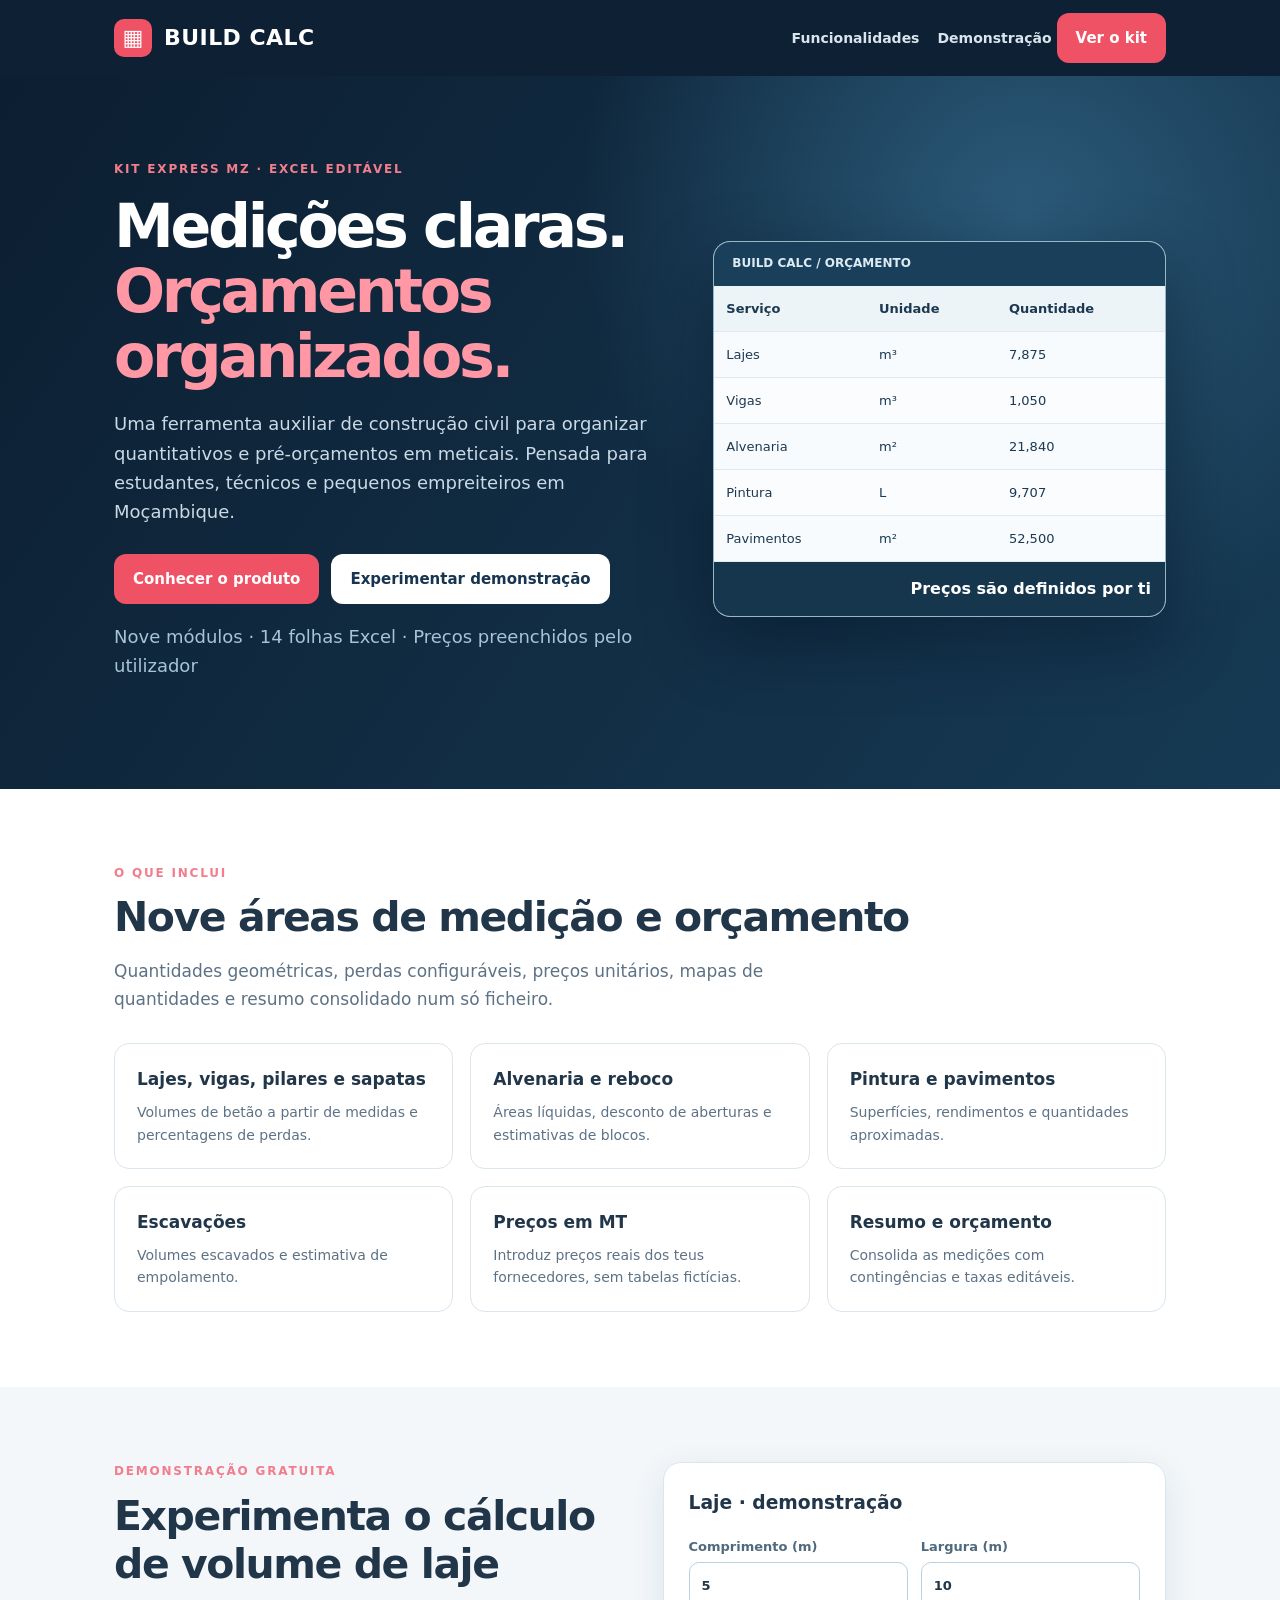
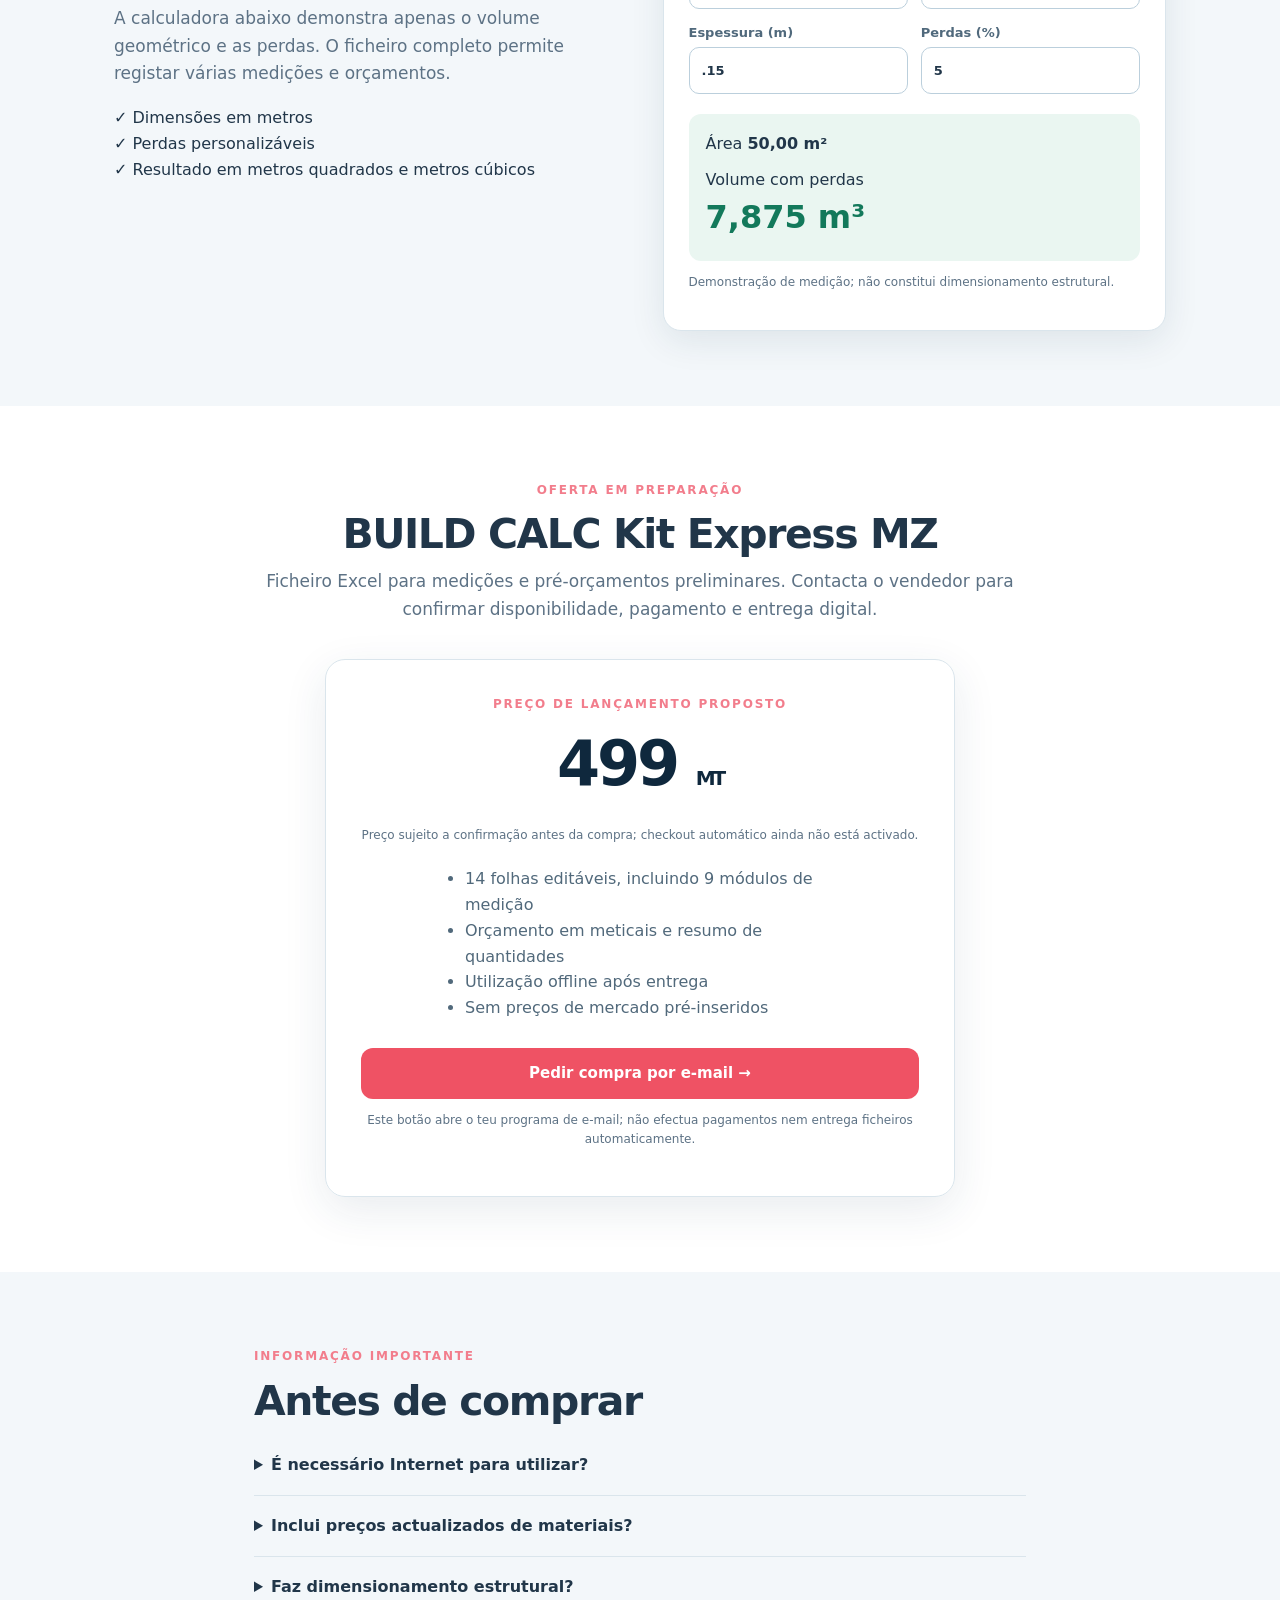
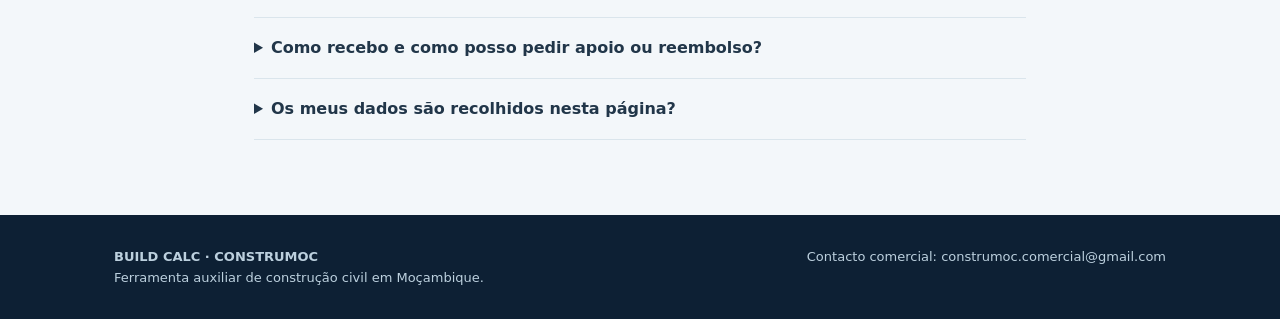
<file: index.html>
<!doctype html>
<html lang="pt-MZ">
<head>
<meta charset="UTF-8"><meta name="viewport" content="width=device-width,initial-scale=1">
<meta name="description" content="Build Calc Kit Express MZ: medições e pré-orçamentos para construção civil em Excel. Nove módulos, resumo de custos em meticais.">
<meta name="theme-color" content="#10253a"><title>BUILD CALC Kit Express MZ | CONSTRUMOC</title>
<style>
:root{--navy:#0d2034;--blue:#173d59;--red:#ef5264;--ink:#213649;--muted:#5d7285;--bg:#f3f7fa;--line:#dae5ec;--green:#13795b}*{box-sizing:border-box}
html{scroll-behavior:smooth}body{font:16px/1.62 system-ui,-apple-system,"Segoe UI",Arial,sans-serif;margin:0;color:var(--ink);background:white}a{text-decoration:none;color:inherit}.wrap{max-width:1100px;margin:auto;padding:0 24px}
header{background:var(--navy);color:#fff}.nav{min-height:76px;display:flex;align-items:center;justify-content:space-between;gap:14px}.brand{font-weight:850;font-size:22px;letter-spacing:.02em;display:flex;align-items:center;gap:12px}.brandmark{width:38px;height:38px;background:var(--red);border-radius:10px;display:grid;place-items:center}
.nav a.smallnav{font-weight:600;font-size:14px;color:#d9e5ec;margin-left:18px}.btn{display:inline-flex;align-items:center;justify-content:center;background:var(--red);color:#fff;border:0;border-radius:12px;padding:13px 19px;font-weight:750;font-size:15px;min-height:48px;cursor:pointer}.btn:hover{filter:brightness(.95)}.btn.alt{background:white;color:#173550}
.hero{background:radial-gradient(circle at 80% 20%,#2b5a79,transparent 38%),linear-gradient(125deg,#0c1e31,#163a54);color:white;padding:84px 0 90px}
.herogrid{display:grid;grid-template-columns:1.1fr .9fr;gap:46px;align-items:center}.eyebrow{font-size:12px;letter-spacing:.15em;font-weight:850;text-transform:uppercase;color:#f27d8c}
h1{font-size:clamp(37px,4.7vw,64px);letter-spacing:-.055em;line-height:1.08;margin:15px 0 20px}h1 span{color:#ff98a4}.hero p{color:#c9d9e5;font-size:18px}.actions{display:flex;flex-wrap:wrap;gap:12px;margin-top:28px}
.sheet{background:#f7fbfd;color:#1d3951;border:1px solid #95b7c8;box-shadow:0 24px 68px #020d1c6b;border-radius:17px;overflow:hidden}.sheet .top{background:#1a3f5b;color:#dceaf2;padding:12px 18px;font-size:12px;font-weight:800}.sheet table{border-collapse:collapse;width:100%;font-size:13px}.sheet th,.sheet td{padding:12px;border-bottom:1px solid #e0e9ed;text-align:left}.sheet th{background:#edf4f8}.sheet tr:nth-child(even){background:#fafcfd}.sheet .tail{background:#16364d;color:white;text-align:right;padding:14px;font-weight:800}
section{padding:75px 0}h2{font-size:clamp(28px,3.2vw,43px);line-height:1.18;letter-spacing:-.035em;margin:10px 0}.intro{color:var(--muted);max-width:760px;font-size:17px}
.cards{display:grid;grid-template-columns:repeat(3,1fr);gap:17px;margin-top:30px}.card{border:1px solid var(--line);border-radius:15px;padding:22px;background:#fff}.card b{display:block;margin-bottom:7px;font-size:17px}.card p{color:var(--muted);margin:0;font-size:14px}
.soft{background:var(--bg)}.cols{display:grid;grid-template-columns:1fr 1fr;gap:45px;align-items:start}.demo{background:#fff;border:1px solid var(--line);padding:25px;border-radius:18px;box-shadow:0 10px 35px #16344a18}.demo h3{margin:0 0 18px}.inputs{display:grid;grid-template-columns:1fr 1fr;gap:13px}label{display:grid;gap:4px;font-size:13px;font-weight:700;color:#50697c}input{padding:12px;border:1px solid #bbcfdc;border-radius:10px;width:100%;font:inherit;color:var(--ink)}.output{border-radius:12px;background:#eaf6f1;margin-top:20px;padding:17px}.output strong{display:block;font-size:32px;color:var(--green)}.fine{font-size:12px;color:var(--muted)}
.price{border:1px solid var(--line);box-shadow:0 13px 44px #1a3f5c19;border-radius:20px;padding:35px;max-width:630px;margin:35px auto 0;text-align:center}.pr{font-size:62px;font-weight:900;letter-spacing:-.05em;color:#0f283d}.pr small{font-size:20px}.price ul{text-align:left;max-width:390px;margin:20px auto 27px;padding-left:20px;color:#51697b}
details{border-bottom:1px solid var(--line);padding:17px 0}summary{font-weight:750;cursor:pointer}details p{color:var(--muted)}
footer{background:#0d2034;color:#bcd0de;padding:31px 0;font-size:13px}.foot{display:flex;justify-content:space-between;gap:16px;flex-wrap:wrap}
@media(max-width:800px){.herogrid,.cols{grid-template-columns:1fr}.cards{grid-template-columns:1fr 1fr}.hero{padding:55px 0}.nav a.smallnav{display:none}}@media(max-width:540px){.cards,.inputs{grid-template-columns:1fr}.wrap{padding:0 17px}.btn{width:100%}.price{padding:25px}.pr{font-size:54px}}
</style>
</head>
<body>
<header><div class="wrap nav"><a class="brand" href="#inicio"><span class="brandmark">▦</span>BUILD CALC</a><nav aria-label="Navegação"><a class="smallnav" href="#funcionalidades">Funcionalidades</a><a class="smallnav" href="#demonstracao">Demonstração</a> <a class="btn" href="#preco">Ver o kit</a></nav></div></header>
<main><section class="hero" id="inicio"><div class="wrap herogrid"><div><div class="eyebrow">KIT EXPRESS MZ · EXCEL EDITÁVEL</div><h1>Medições claras.<br><span>Orçamentos organizados.</span></h1><p>Uma ferramenta auxiliar de construção civil para organizar quantitativos e pré-orçamentos em meticais. Pensada para estudantes, técnicos e pequenos empreiteiros em Moçambique.</p><div class="actions"><a class="btn" href="#preco">Conhecer o produto</a><a class="btn alt" href="#demonstracao">Experimentar demonstração</a></div><p class="fine" style="color:#a6c4d6">Nove módulos · 14 folhas Excel · Preços preenchidos pelo utilizador</p></div>
<div class="sheet" aria-label="Prévia ilustrativa do orçamento"><div class="top">BUILD CALC / ORÇAMENTO</div><table><thead><tr><th>Serviço</th><th>Unidade</th><th>Quantidade</th></tr></thead><tbody><tr><td>Lajes</td><td>m³</td><td>7,875</td></tr><tr><td>Vigas</td><td>m³</td><td>1,050</td></tr><tr><td>Alvenaria</td><td>m²</td><td>21,840</td></tr><tr><td>Pintura</td><td>L</td><td>9,707</td></tr><tr><td>Pavimentos</td><td>m²</td><td>52,500</td></tr></tbody></table><div class="tail">Preços são definidos por ti</div></div></div></section>
<section id="funcionalidades"><div class="wrap"><div class="eyebrow">O QUE INCLUI</div><h2>Nove áreas de medição e orçamento</h2><p class="intro">Quantidades geométricas, perdas configuráveis, preços unitários, mapas de quantidades e resumo consolidado num só ficheiro.</p><div class="cards"><div class="card"><b>Lajes, vigas, pilares e sapatas</b><p>Volumes de betão a partir de medidas e percentagens de perdas.</p></div><div class="card"><b>Alvenaria e reboco</b><p>Áreas líquidas, desconto de aberturas e estimativas de blocos.</p></div><div class="card"><b>Pintura e pavimentos</b><p>Superfícies, rendimentos e quantidades aproximadas.</p></div><div class="card"><b>Escavações</b><p>Volumes escavados e estimativa de empolamento.</p></div><div class="card"><b>Preços em MT</b><p>Introduz preços reais dos teus fornecedores, sem tabelas fictícias.</p></div><div class="card"><b>Resumo e orçamento</b><p>Consolida as medições com contingências e taxas editáveis.</p></div></div></div></section>
<section class="soft" id="demonstracao"><div class="wrap cols"><div><div class="eyebrow">DEMONSTRAÇÃO GRATUITA</div><h2>Experimenta o cálculo de volume de laje</h2><p class="intro">A calculadora abaixo demonstra apenas o volume geométrico e as perdas. O ficheiro completo permite registar várias medições e orçamentos.</p><p>✓ Dimensões em metros<br>✓ Perdas personalizáveis<br>✓ Resultado em metros quadrados e metros cúbicos</p></div><div class="demo"><h3>Laje · demonstração</h3><div class="inputs"><label>Comprimento (m)<input type="number" id="c" min="0" value="5" step=".1"></label><label>Largura (m)<input type="number" id="l" min="0" value="10" step=".1"></label><label>Espessura (m)<input type="number" id="e" min="0" value=".15" step=".01"></label><label>Perdas (%)<input type="number" id="p" min="0" max="100" value="5" step=".5"></label></div><div class="output">Área <b id="area">50,00 m²</b><div style="margin-top:10px">Volume com perdas</div><strong id="resultado">7,875 m³</strong></div><p class="fine">Demonstração de medição; não constitui dimensionamento estrutural.</p></div></div></section>
<section id="preco"><div class="wrap" style="text-align:center"><div class="eyebrow">OFERTA EM PREPARAÇÃO</div><h2>BUILD CALC Kit Express MZ</h2><p class="intro" style="margin:auto">Ficheiro Excel para medições e pré-orçamentos preliminares. Contacta o vendedor para confirmar disponibilidade, pagamento e entrega digital.</p><div class="price"><div class="eyebrow">PREÇO DE LANÇAMENTO PROPOSTO</div><div class="pr">499 <small>MT</small></div><p class="fine">Preço sujeito a confirmação antes da compra; checkout automático ainda não está activado.</p><ul><li>14 folhas editáveis, incluindo 9 módulos de medição</li><li>Orçamento em meticais e resumo de quantidades</li><li>Utilização offline após entrega</li><li>Sem preços de mercado pré-inseridos</li></ul><a class="btn" id="contact" href="mailto:construmoc.comercial@gmail.com?subject=Pedido%20de%20compra%20-%20Build%20Calc%20Kit%20Express%20MZ&body=Ol%C3%A1%2C%20gostaria%20de%20conhecer%20as%20condi%C3%A7%C3%B5es%20de%20pagamento%20e%20entrega%20do%20Kit%20Express%20MZ." style="width:100%">Pedir compra por e-mail →</a><p class="fine">Este botão abre o teu programa de e-mail; não efectua pagamentos nem entrega ficheiros automaticamente.</p></div></div></section>
<section class="soft" id="perguntas"><div class="wrap" style="max-width:820px"><div class="eyebrow">INFORMAÇÃO IMPORTANTE</div><h2>Antes de comprar</h2><details><summary>É necessário Internet para utilizar?</summary><p>Não, depois de receber o ficheiro pode ser usado num programa compatível com Excel .xlsx.</p></details><details><summary>Inclui preços actualizados de materiais?</summary><p>Não. O utilizador deve preencher as cotações dos fornecedores e confirmar os resultados.</p></details><details><summary>Faz dimensionamento estrutural?</summary><p>Não. A ferramenta é auxiliar de medição e não substitui projecto técnico, verificações estruturais ou profissional responsável.</p></details><details><summary>Como recebo e como posso pedir apoio ou reembolso?</summary><p>Antes do pagamento, a equipa comercial confirma o método de cobrança, as condições de entrega digital, apoio e política de reembolso aplicável. Não faça pagamentos sem instruções verificadas do vendedor.</p></details><details><summary>Os meus dados são recolhidos nesta página?</summary><p>Esta página estática não guarda dados nem executa rastreadores próprios. Se escolher contactar por e-mail, fornecerá voluntariamente o seu endereço à equipa comercial para responder ao pedido. Não envie dados bancários sensíveis por e-mail.</p></details></div></section></main>
<footer><div class="wrap foot"><div><b>BUILD CALC · CONSTRUMOC</b><div>Ferramenta auxiliar de construção civil em Moçambique.</div></div><div>Contacto comercial: <a href="mailto:construmoc.comercial@gmail.com">construmoc.comercial@gmail.com</a></div></div></footer>
<script>
function calc(){let ns=['c','l','e','p'].map(id=>Math.max(0,Number(document.getElementById(id).value)||0));let [c,l,e,p]=ns;let area=c*l;let vol=area*e*(1+Math.min(p,100)/100);let fmt=(n,d)=>n.toLocaleString('pt-PT',{minimumFractionDigits:d,maximumFractionDigits:d});document.getElementById('area').textContent=fmt(area,2)+' m²';document.getElementById('resultado').textContent=fmt(vol,3)+' m³';}
document.querySelectorAll('.inputs input').forEach(i=>i.addEventListener('input',calc));calc();
</script>
</body></html>
</file>
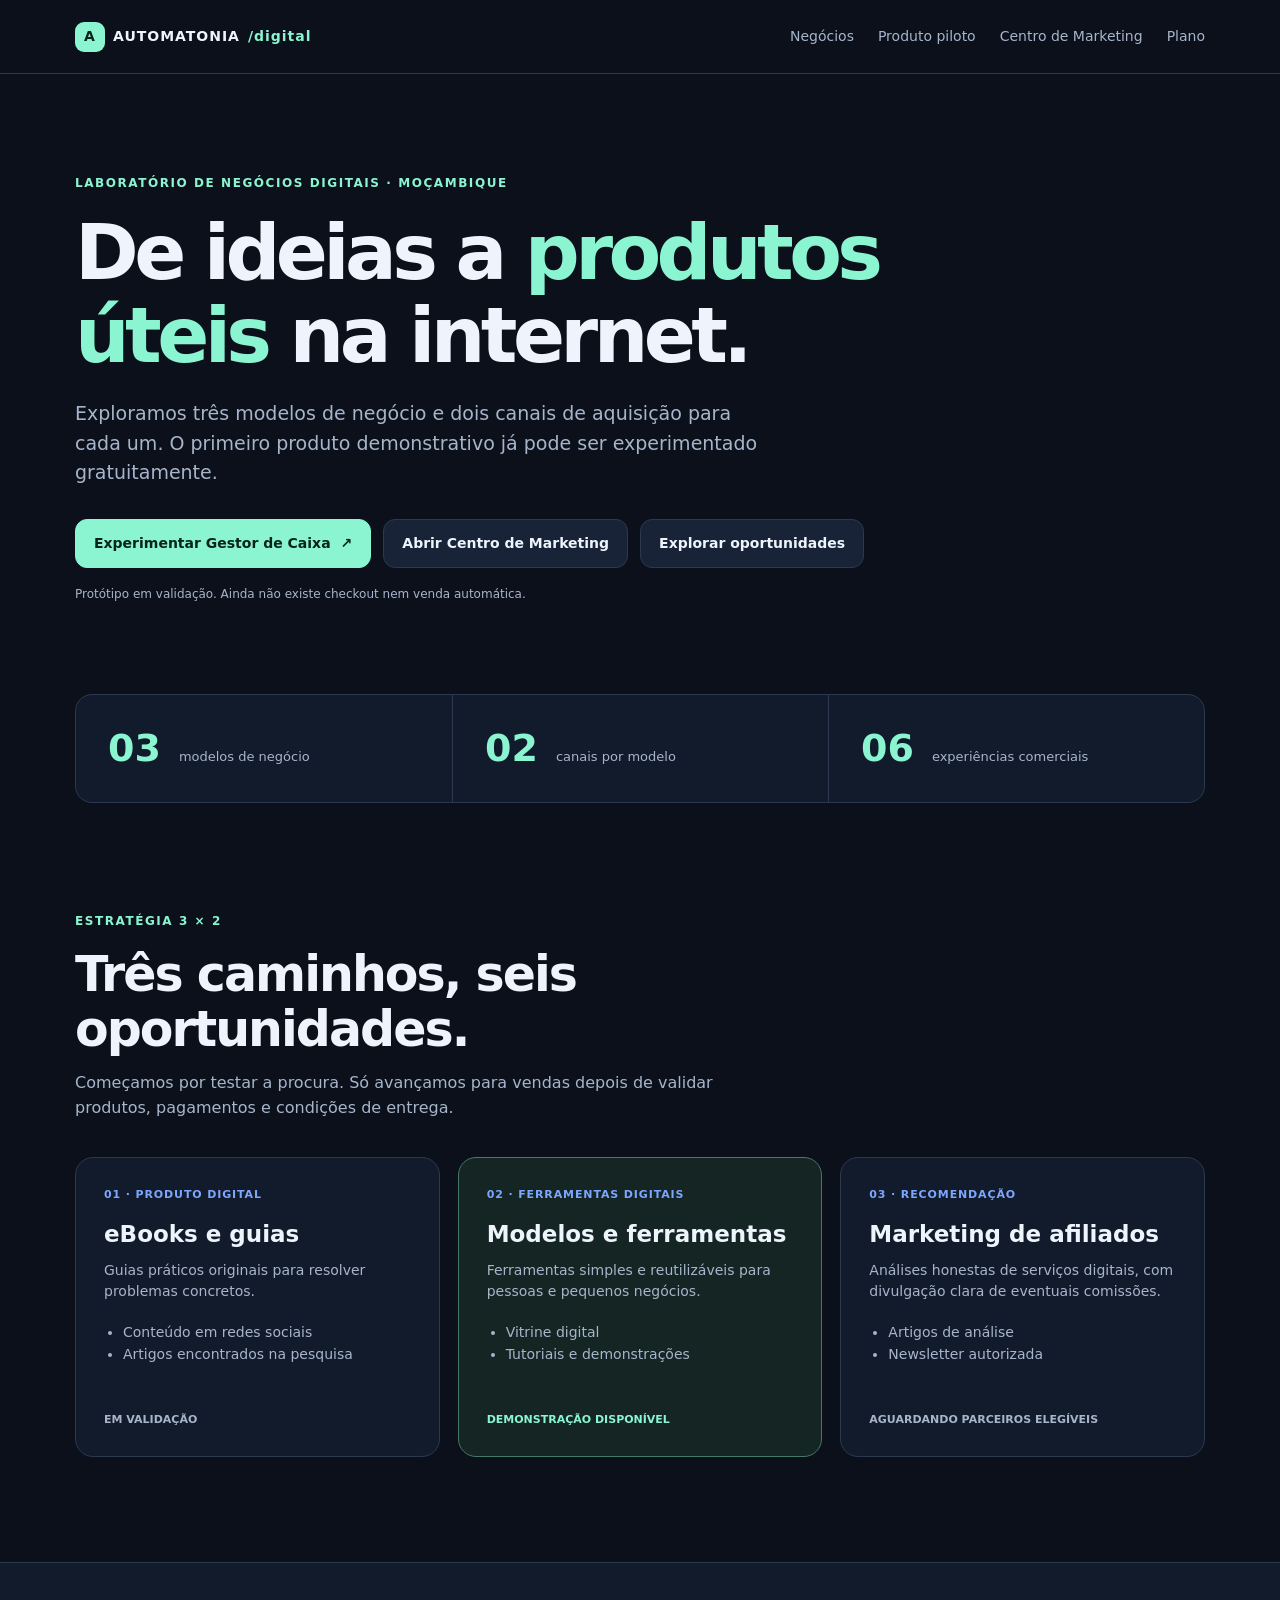
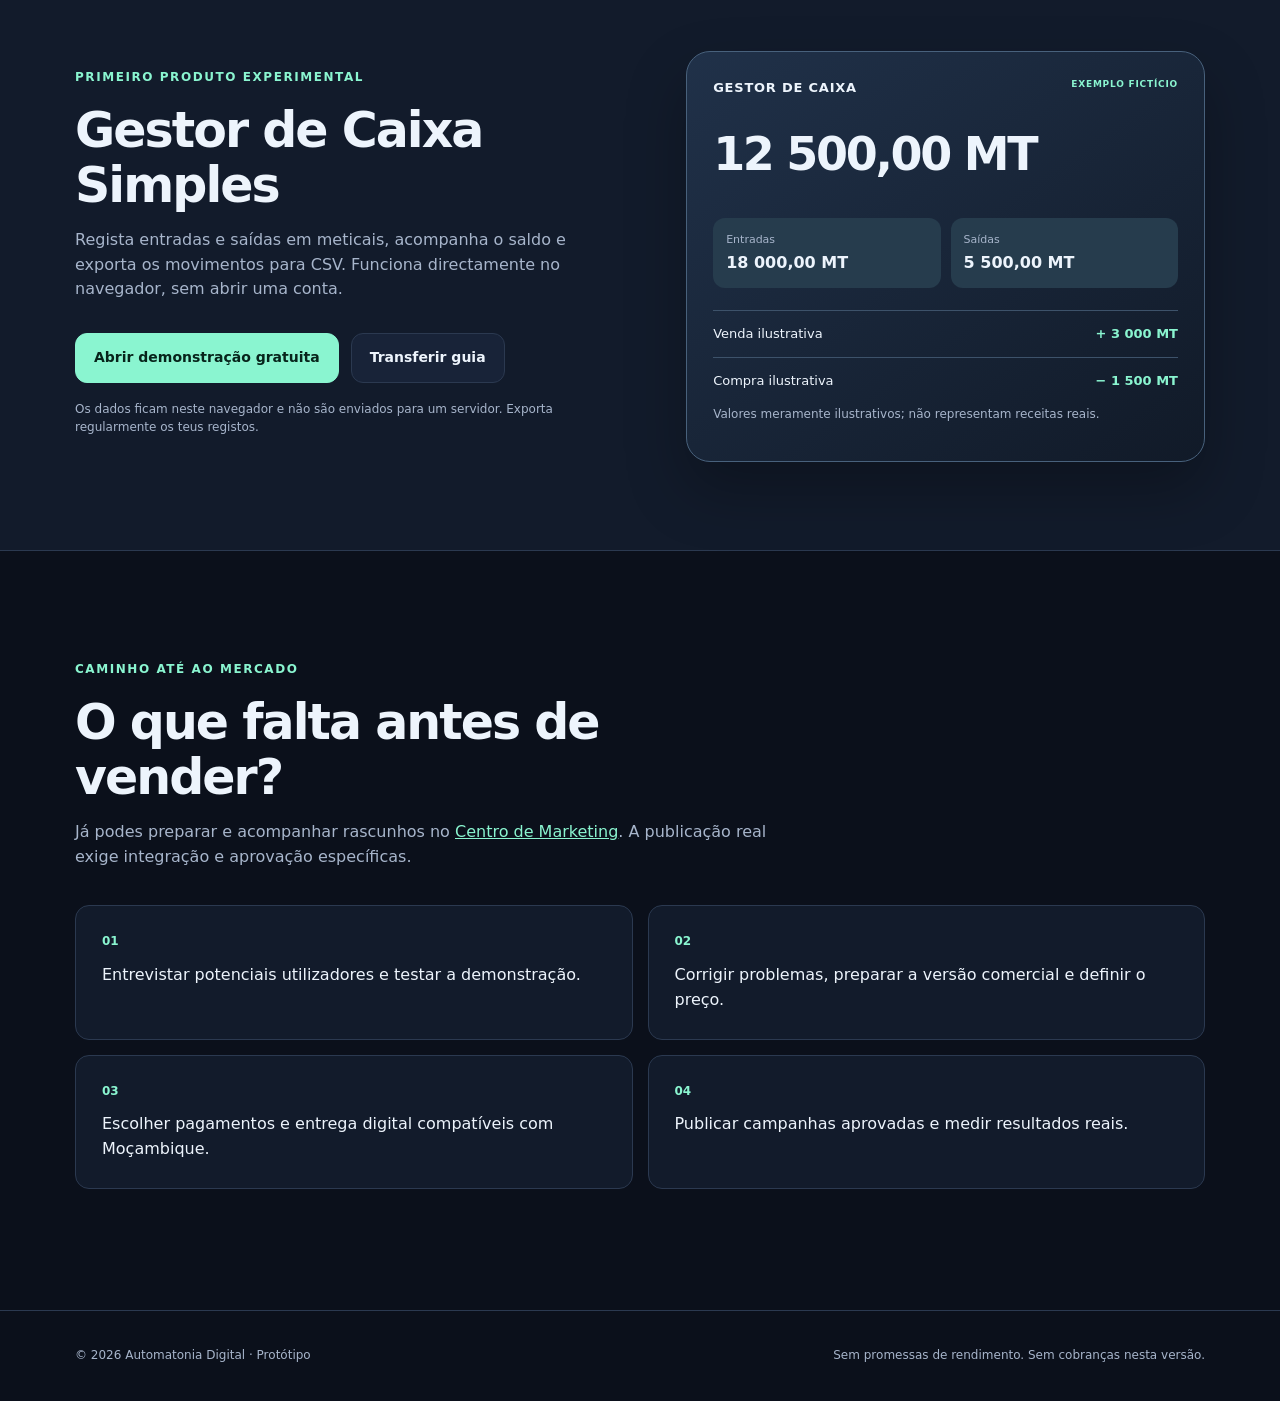
<file: automatonia-digital/site/index.html>
<!doctype html>
<html lang="pt-MZ">
<head>
  <meta charset="utf-8">
  <meta name="viewport" content="width=device-width,initial-scale=1">
  <meta name="description" content="Automatonia Digital: experiências de produtos e serviços digitais, ferramentas úteis e marketing transparente.">
  <title>Automatonia Digital — Ferramentas e negócios online</title>
  <link rel="stylesheet" href="styles.css">
</head>
<body>
  <header class="site-head"><a class="brand" href="index.html"><span class="brand-symbol">A</span> AUTOMATONIA<span class="brand-accent">/digital</span></a><nav aria-label="Navegação principal"><a href="#negocios">Negócios</a><a href="#produto">Produto piloto</a><a href="marketing.html">Centro de Marketing</a><a href="#proximos-passos">Plano</a></nav></header>
  <main>
    <section class="hero wrap"><div class="eyebrow">LABORATÓRIO DE NEGÓCIOS DIGITAIS · MOÇAMBIQUE</div><h1>De ideias a <em>produtos úteis</em> na internet.</h1><p>Exploramos três modelos de negócio e dois canais de aquisição para cada um. O primeiro produto demonstrativo já pode ser experimentado gratuitamente.</p><div class="hero-actions"><a class="btn primary" href="caixa.html">Experimentar Gestor de Caixa <span aria-hidden="true">↗</span></a><a class="btn secondary" href="marketing.html">Abrir Centro de Marketing</a><a class="btn secondary" href="#negocios">Explorar oportunidades</a></div><p class="fine">Protótipo em validação. Ainda não existe checkout nem venda automática.</p></section>
    <section class="wrap statline" aria-label="Estratégia"><div><strong>03</strong><span>modelos de negócio</span></div><div><strong>02</strong><span>canais por modelo</span></div><div><strong>06</strong><span>experiências comerciais</span></div></section>
    <section id="negocios" class="wrap section"><div class="section-head"><span class="eyebrow">ESTRATÉGIA 3 × 2</span><h2>Três caminhos, seis oportunidades.</h2><p>Começamos por testar a procura. Só avançamos para vendas depois de validar produtos, pagamentos e condições de entrega.</p></div>
      <div class="grid-three">
        <article class="offer"><span class="tag">01 · PRODUTO DIGITAL</span><h3>eBooks e guias</h3><p>Guias práticos originais para resolver problemas concretos.</p><ul><li>Conteúdo em redes sociais</li><li>Artigos encontrados na pesquisa</li></ul><span class="status">Em validação</span></article>
        <article class="offer featured"><span class="tag">02 · FERRAMENTAS DIGITAIS</span><h3>Modelos e ferramentas</h3><p>Ferramentas simples e reutilizáveis para pessoas e pequenos negócios.</p><ul><li>Vitrine digital</li><li>Tutoriais e demonstrações</li></ul><span class="status active">Demonstração disponível</span></article>
        <article class="offer"><span class="tag">03 · RECOMENDAÇÃO</span><h3>Marketing de afiliados</h3><p>Análises honestas de serviços digitais, com divulgação clara de eventuais comissões.</p><ul><li>Artigos de análise</li><li>Newsletter autorizada</li></ul><span class="status">Aguardando parceiros elegíveis</span></article>
      </div>
    </section>
    <section id="produto" class="product-band"><div class="wrap product-grid"><div><span class="eyebrow">PRIMEIRO PRODUTO EXPERIMENTAL</span><h2>Gestor de Caixa Simples</h2><p>Regista entradas e saídas em meticais, acompanha o saldo e exporta os movimentos para CSV. Funciona directamente no navegador, sem abrir uma conta.</p><div class="hero-actions"><a class="btn primary" href="caixa.html">Abrir demonstração gratuita</a><a class="btn secondary" href="guia-caixa.md" download>Transferir guia</a></div><p class="fine">Os dados ficam neste navegador e não são enviados para um servidor. Exporta regularmente os teus registos.</p></div><div class="demo-preview" aria-label="Pré-visualização ilustrativa da aplicação"><div class="preview-title">GESTOR DE CAIXA <span>EXEMPLO FICTÍCIO</span></div><div class="preview-balance">12 500,00 MT</div><div class="preview-columns"><div>Entradas<strong>18 000,00 MT</strong></div><div>Saídas<strong>5 500,00 MT</strong></div></div><div class="mini-row"><span>Venda ilustrativa</span><b>+ 3 000 MT</b></div><div class="mini-row"><span>Compra ilustrativa</span><b>− 1 500 MT</b></div><p class="fine">Valores meramente ilustrativos; não representam receitas reais.</p></div></div></section>
    <section id="proximos-passos" class="wrap section"><div class="section-head"><span class="eyebrow">CAMINHO ATÉ AO MERCADO</span><h2>O que falta antes de vender?</h2><p>Já podes preparar e acompanhar rascunhos no <a href="marketing.html" style="color:var(--accent);text-decoration:underline">Centro de Marketing</a>. A publicação real exige integração e aprovação específicas.</p></div><ol class="steps"><li>Entrevistar potenciais utilizadores e testar a demonstração.</li><li>Corrigir problemas, preparar a versão comercial e definir o preço.</li><li>Escolher pagamentos e entrega digital compatíveis com Moçambique.</li><li>Publicar campanhas aprovadas e medir resultados reais.</li></ol></section>
  </main>
  <footer><div class="wrap foot"><span>© 2026 Automatonia Digital · Protótipo</span><span>Sem promessas de rendimento. Sem cobranças nesta versão.</span></div></footer>
</body>
</html>
</file>
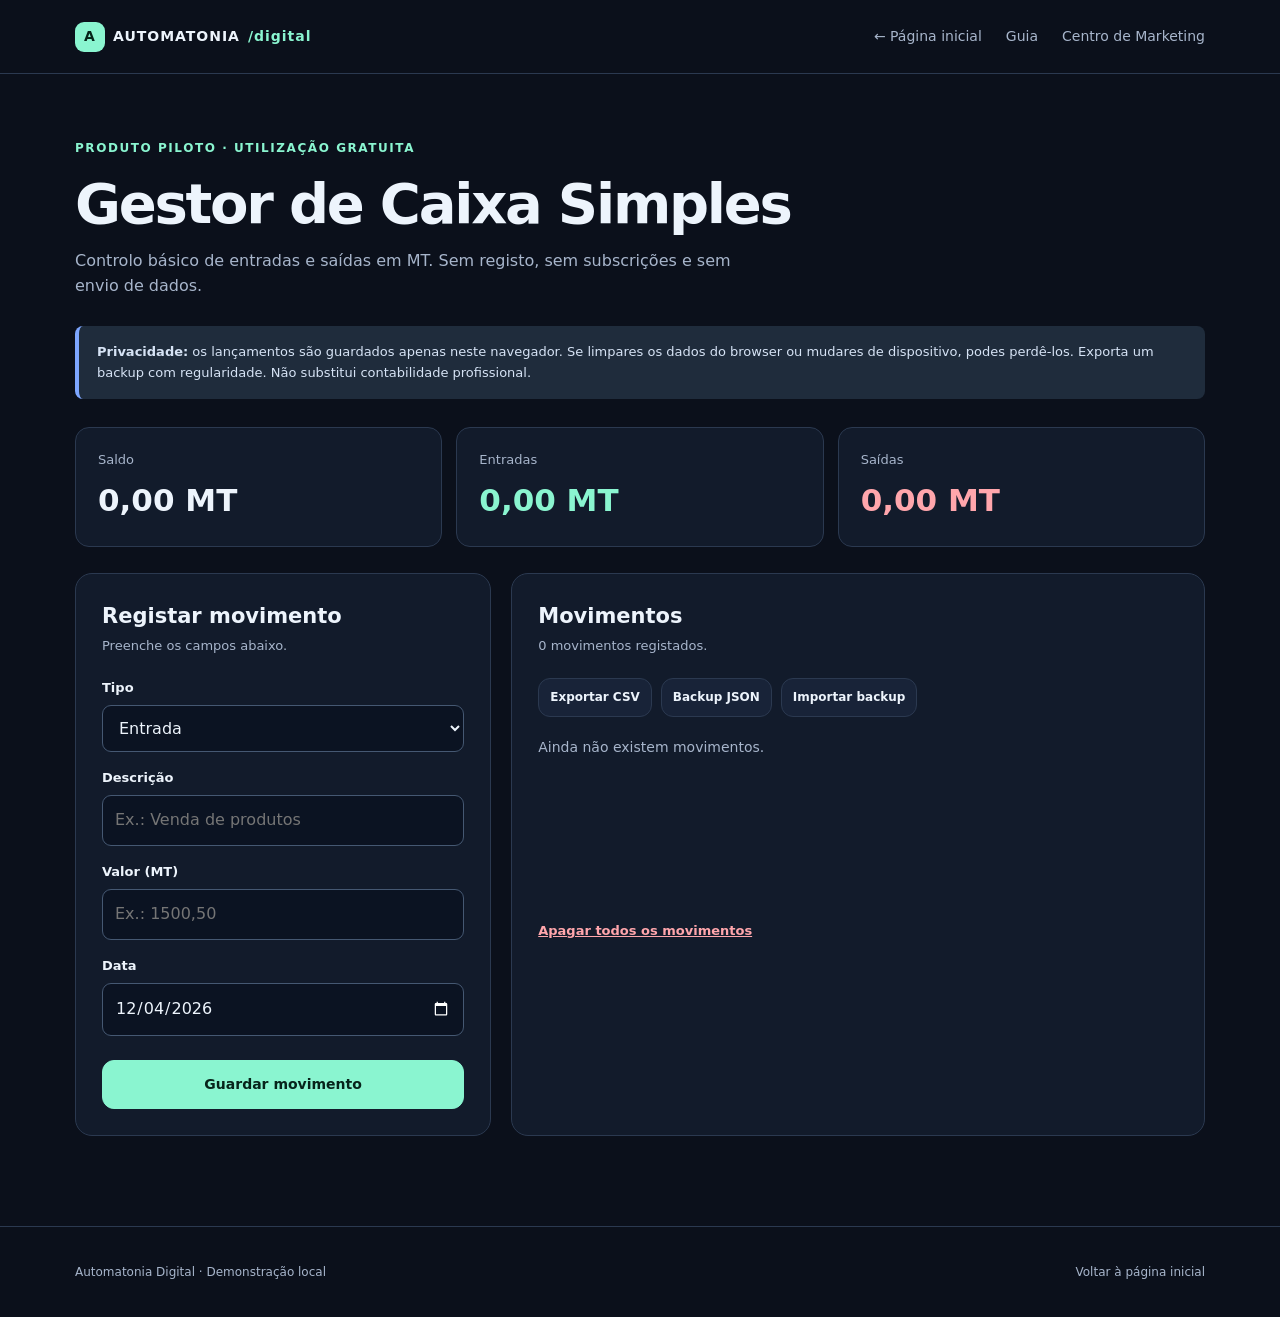
<file: automatonia-digital/site/caixa.html>
<!doctype html>
<html lang="pt-MZ">
<head>
  <meta charset="utf-8"><meta name="viewport" content="width=device-width,initial-scale=1">
  <meta name="description" content="Regista receitas e despesas em meticais. Aplicação local gratuita do Automatonia Digital.">
  <title>Gestor de Caixa Simples — Automatonia</title><link rel="stylesheet" href="styles.css">
</head>
<body>
<header class="site-head"><a class="brand" href="index.html"><span class="brand-symbol">A</span> AUTOMATONIA<span class="brand-accent">/digital</span></a><nav aria-label="Navegação"><a href="index.html">← Página inicial</a><a href="guia-caixa.md" download>Guia</a><a href="marketing.html">Centro de Marketing</a></nav></header>
<main class="wrap tool-main">
  <div class="eyebrow">PRODUTO PILOTO · UTILIZAÇÃO GRATUITA</div><h1 class="tool-title">Gestor de Caixa Simples</h1><p class="tool-lede">Controlo básico de entradas e saídas em MT. Sem registo, sem subscrições e sem envio de dados.</p>
  <div class="notice" role="note"><strong>Privacidade:</strong> os lançamentos são guardados apenas neste navegador. Se limpares os dados do browser ou mudares de dispositivo, podes perdê-los. Exporta um backup com regularidade. Não substitui contabilidade profissional.</div>
  <section class="totals" aria-label="Resumo financeiro"><div class="total-box"><span>Saldo</span><strong id="balance">0,00 MT</strong></div><div class="total-box positive"><span>Entradas</span><strong id="income">0,00 MT</strong></div><div class="total-box negative"><span>Saídas</span><strong id="expenses">0,00 MT</strong></div></section>
  <div class="work-grid"><section class="panel"><div class="panel-heading"><h2>Registar movimento</h2><p>Preenche os campos abaixo.</p></div><form id="entry-form" novalidate><label for="type">Tipo</label><select id="type" required><option value="entrada">Entrada</option><option value="saida">Saída</option></select><label for="description">Descrição</label><input id="description" type="text" maxlength="120" placeholder="Ex.: Venda de produtos" required><label for="amount">Valor (MT)</label><input id="amount" type="text" inputmode="decimal" maxlength="16" placeholder="Ex.: 1500,50" required><label for="date">Data</label><input id="date" type="date" required><p id="form-error" class="error" role="alert" hidden></p><button class="btn primary full" type="submit">Guardar movimento</button></form></section>
    <section class="panel list-panel"><div class="panel-heading"><h2>Movimentos</h2><p id="record-count">Nenhum movimento registado.</p></div><div class="tool-actions"><button id="export-csv" class="btn secondary" type="button">Exportar CSV</button><button id="backup-json" class="btn secondary" type="button">Backup JSON</button><label class="btn secondary upload">Importar backup<input id="import-json" type="file" accept=".json,application/json" hidden></label></div><div id="entries" class="entries" aria-live="polite"><p class="empty">Ainda não existem movimentos.</p></div><button id="clear-all" class="text-danger" type="button">Apagar todos os movimentos</button><p id="action-status" class="fine" role="status"></p></section></div>
</main><footer><div class="wrap foot"><span>Automatonia Digital · Demonstração local</span><a href="index.html">Voltar à página inicial</a></div></footer>
<script src="caixa.js" defer></script>
</body></html>
</file>
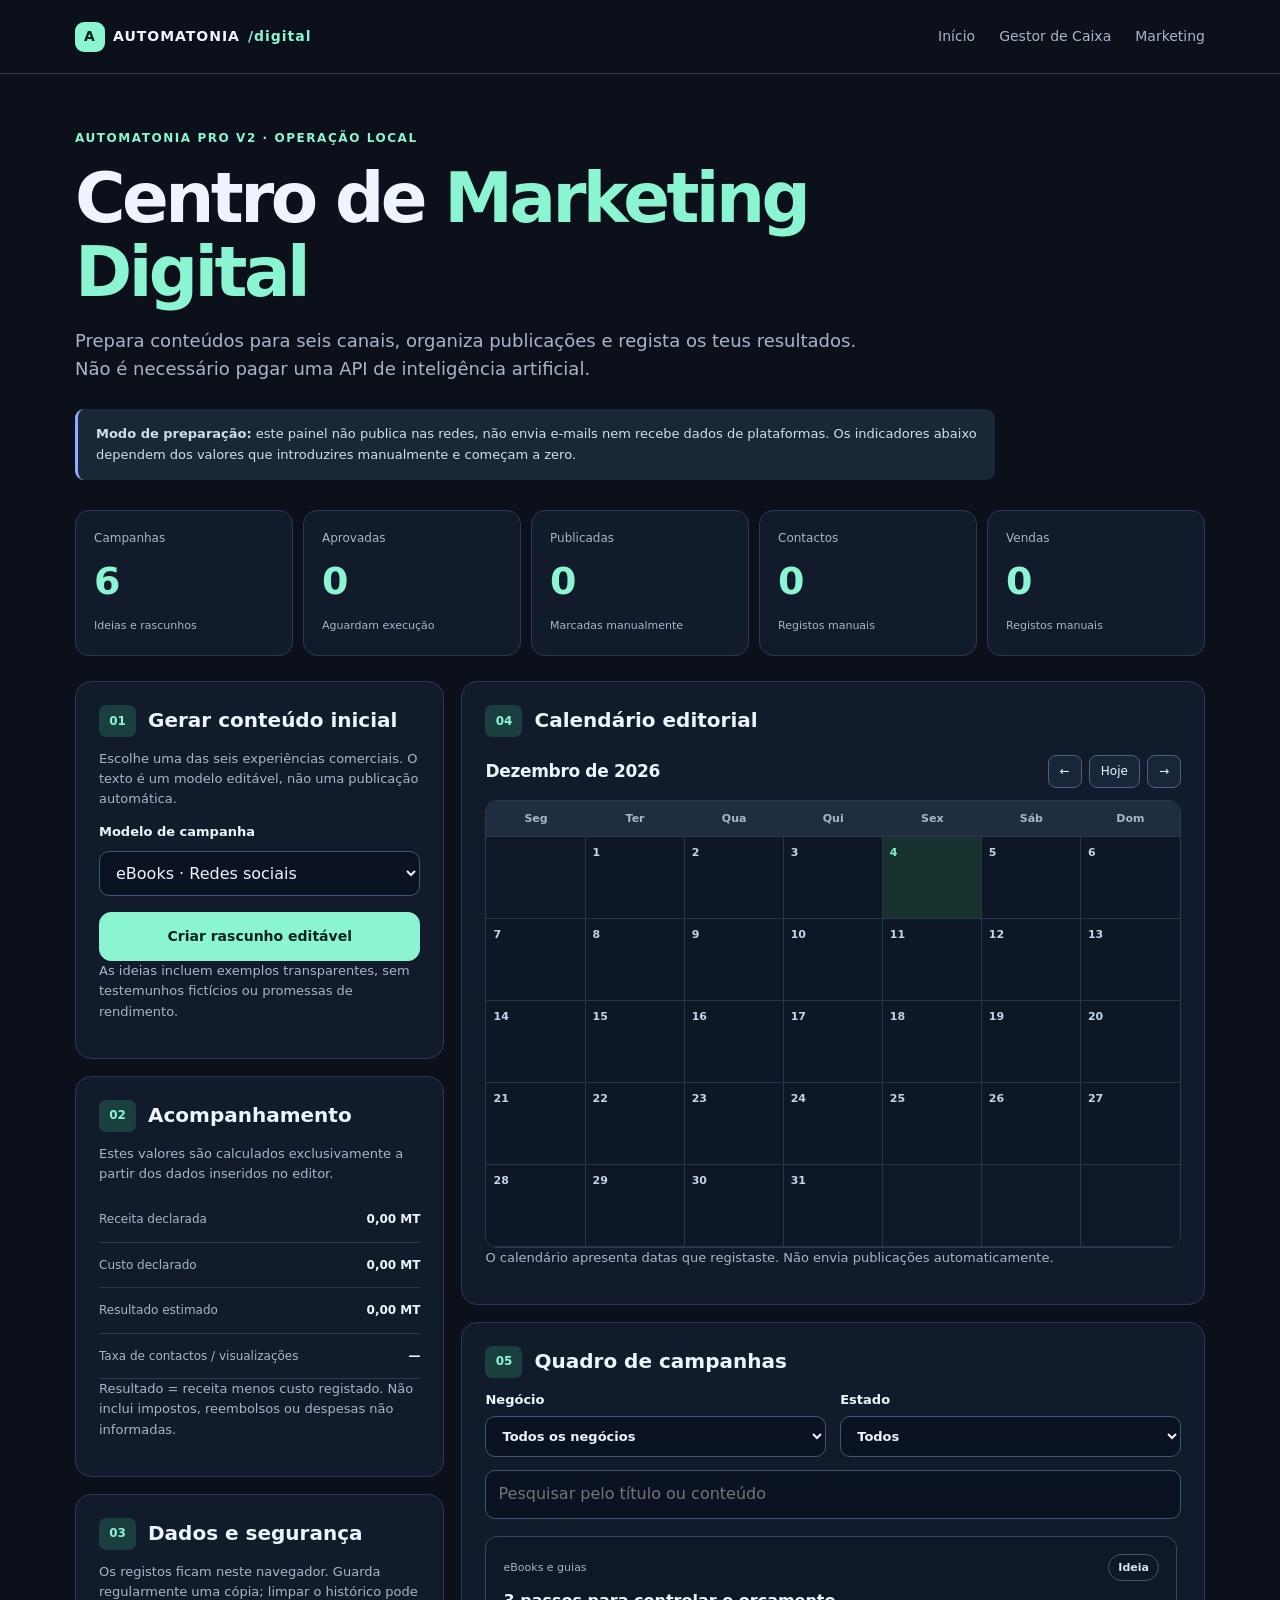
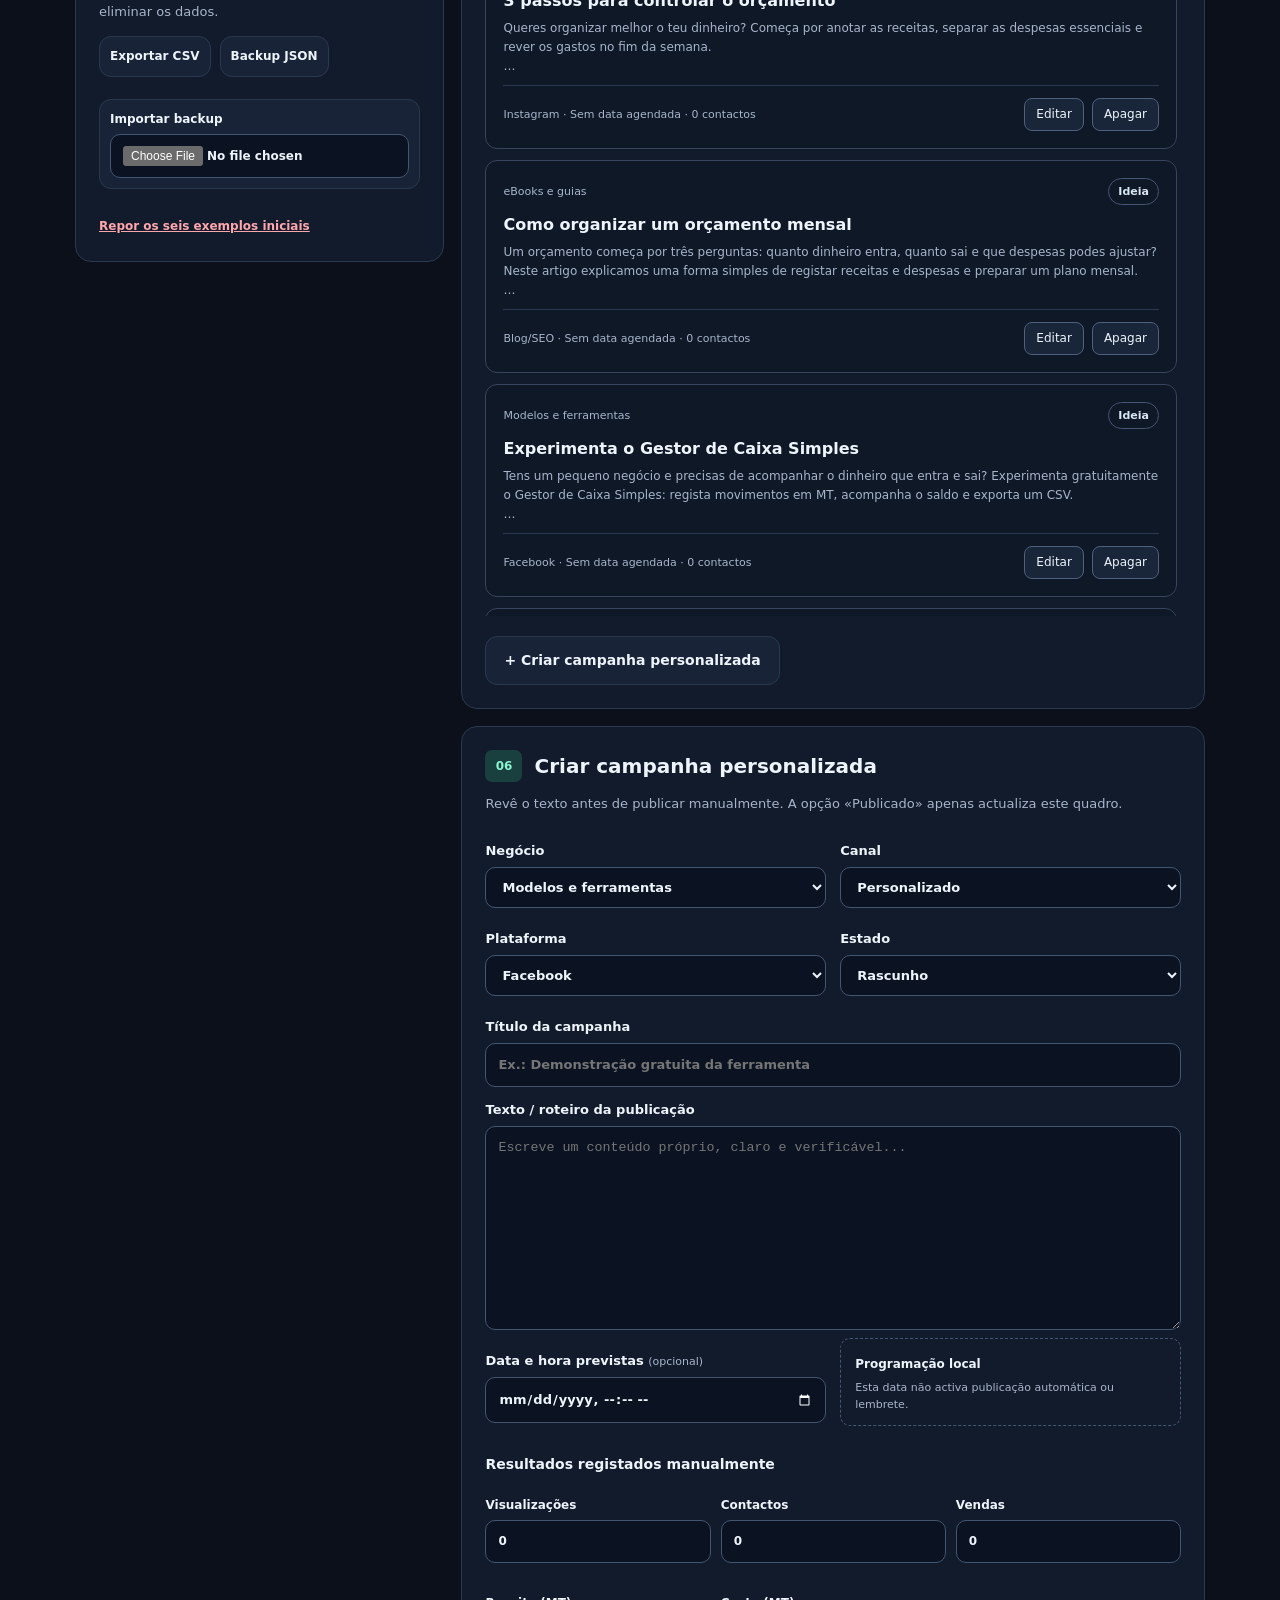
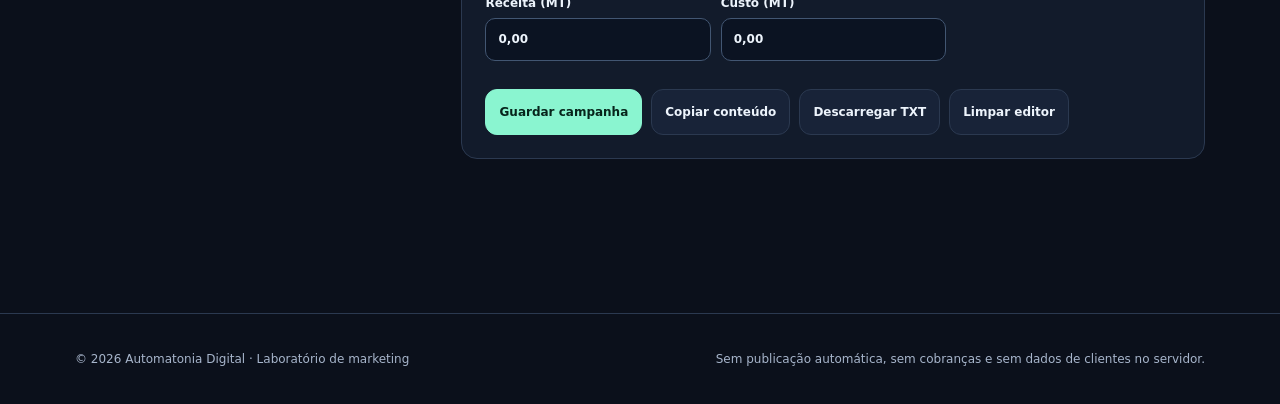
<file: automatonia-digital/site/marketing.html>
<!doctype html>
<html lang="pt-MZ">
<head>
  <meta charset="utf-8"><meta name="viewport" content="width=device-width,initial-scale=1">
  <meta name="description" content="Painel de marketing digital offline: seis canais, campanhas, calendário e métricas manuais, sem APIs pagas.">
  <title>Centro de Marketing — Automatonia Digital</title>
  <link rel="stylesheet" href="styles.css"><link rel="stylesheet" href="marketing.css">
</head>
<body>
  <header class="site-head">
    <a class="brand" href="index.html"><span class="brand-symbol">A</span> AUTOMATONIA<span class="brand-accent">/digital</span></a>
    <nav aria-label="Navegação"><a href="index.html">Início</a><a href="caixa.html">Gestor de Caixa</a><a href="marketing.html" aria-current="page">Marketing</a></nav>
  </header>
  <main class="wrap mkt-main">
    <section class="mkt-hero">
      <div class="eyebrow">AUTOMATONIA PRO V2 · OPERAÇÃO LOCAL</div>
      <h1>Centro de <em>Marketing Digital</em></h1>
      <p>Prepara conteúdos para seis canais, organiza publicações e regista os teus resultados. Não é necessário pagar uma API de inteligência artificial.</p>
      <div class="mkt-disclaimer" role="note"><strong>Modo de preparação:</strong> este painel não publica nas redes, não envia e-mails nem recebe dados de plataformas. Os indicadores abaixo dependem dos valores que introduzires manualmente e começam a zero.</div>
    </section>

    <section class="mkt-summary" aria-label="Indicadores registados manualmente">
      <div class="mkt-kpi"><span>Campanhas</span><strong id="kpi-total">0</strong><small>Ideias e rascunhos</small></div>
      <div class="mkt-kpi"><span>Aprovadas</span><strong id="kpi-approved">0</strong><small>Aguardam execução</small></div>
      <div class="mkt-kpi"><span>Publicadas</span><strong id="kpi-published">0</strong><small>Marcadas manualmente</small></div>
      <div class="mkt-kpi"><span>Contactos</span><strong id="kpi-leads">0</strong><small>Registos manuais</small></div>
      <div class="mkt-kpi"><span>Vendas</span><strong id="kpi-sales">0</strong><small>Registos manuais</small></div>
    </section>

    <section class="mkt-workspace">
      <div class="mkt-column">
        <article class="mkt-panel">
          <div class="mkt-panel-title"><span class="mkt-num">01</span><h2>Gerar conteúdo inicial</h2></div>
          <p>Escolhe uma das seis experiências comerciais. O texto é um modelo editável, não uma publicação automática.</p>
          <label for="idea-channel">Modelo de campanha</label>
          <select id="idea-channel">
            <option value="social">eBooks · Redes sociais</option>
            <option value="seo">eBooks · Artigo SEO</option>
            <option value="vitrine">Ferramentas · Vitrine</option>
            <option value="tutorial">Ferramentas · Tutorial</option>
            <option value="analises">Afiliados · Análise</option>
            <option value="newsletter">Afiliados · Newsletter consentida</option>
          </select>
          <button type="button" class="btn primary full" id="create-draft">Criar rascunho editável</button>
          <p class="fine">As ideias incluem exemplos transparentes, sem testemunhos fictícios ou promessas de rendimento.</p>
        </article>
        <article class="mkt-panel">
          <div class="mkt-panel-title"><span class="mkt-num">02</span><h2>Acompanhamento</h2></div>
          <p>Estes valores são calculados exclusivamente a partir dos dados inseridos no editor.</p>
          <div class="mkt-finance"><span>Receita declarada</span><strong id="kpi-revenue">0,00 MT</strong></div>
          <div class="mkt-finance"><span>Custo declarado</span><strong id="kpi-cost">0,00 MT</strong></div>
          <div class="mkt-finance"><span>Resultado estimado</span><strong id="kpi-profit">0,00 MT</strong></div>
          <div class="mkt-finance"><span>Taxa de contactos / visualizações</span><strong id="kpi-rate">—</strong></div>
          <p class="fine">Resultado = receita menos custo registado. Não inclui impostos, reembolsos ou despesas não informadas.</p>
        </article>
        <article class="mkt-panel">
          <div class="mkt-panel-title"><span class="mkt-num">03</span><h2>Dados e segurança</h2></div>
          <p>Os registos ficam neste navegador. Guarda regularmente uma cópia; limpar o histórico pode eliminar os dados.</p>
          <div class="mkt-actions">
            <button type="button" class="btn secondary" id="export-csv">Exportar CSV</button>
            <button type="button" class="btn secondary" id="export-json">Backup JSON</button>
            <label class="btn secondary file-label">Importar backup<input type="file" id="import-json" accept=".json,application/json" hidden></label>
          </div>
          <button type="button" id="reset-data" class="text-danger">Repor os seis exemplos iniciais</button>
        </article>
      </div>

      <div class="mkt-column mkt-column-wide">
        <section class="mkt-panel" id="calendar-panel">
          <div class="mkt-panel-title"><span class="mkt-num">04</span><h2>Calendário editorial</h2></div>
          <div class="mkt-calendar-toolbar">
            <div class="mkt-calendar-month" id="calendar-month">Outubro 2026</div>
            <div class="mkt-calendar-nav">
              <button type="button" id="calendar-prev" aria-label="Mês anterior" class="mkt-small-btn">←</button>
              <button type="button" id="calendar-today" class="mkt-small-btn">Hoje</button>
              <button type="button" id="calendar-next" aria-label="Mês seguinte" class="mkt-small-btn">→</button>
            </div>
          </div>
          <div class="mkt-calendar-scroller"><div id="calendar-grid" class="mkt-calendar" aria-label="Campanhas por data prevista"></div></div>
          <p class="fine">O calendário apresenta datas que registaste. Não envia publicações automaticamente.</p>
        </section>
        <section class="mkt-panel">
          <div class="mkt-panel-title"><span class="mkt-num">05</span><h2>Quadro de campanhas</h2></div>
          <div class="mkt-filters">
            <label>Negócio
              <select id="filter-business"><option value="">Todos os negócios</option><option value="ebooks">eBooks e guias</option><option value="templates">Modelos e ferramentas</option><option value="afiliados">Marketing de afiliados</option></select>
            </label>
            <label>Estado
              <select id="filter-status"><option value="">Todos</option><option value="ideia">Ideia</option><option value="rascunho">Rascunho</option><option value="aprovado">Aprovado</option><option value="publicado">Publicado (manual)</option></select>
            </label>
          </div>
          <label class="sr-only" for="filter-search">Pesquisar campanhas</label>
          <input type="search" id="filter-search" placeholder="Pesquisar pelo título ou conteúdo">
          <div id="campaign-list" class="mkt-campaigns" aria-live="polite"></div>
          <button type="button" id="new-custom" class="btn secondary">+ Criar campanha personalizada</button>
        </section>

        <section class="mkt-panel" id="editor-panel">
          <div class="mkt-panel-title"><span class="mkt-num">06</span><h2 id="editor-heading">Editar campanha</h2></div>
          <p>Revê o texto antes de publicar manualmente. A opção «Publicado» apenas actualiza este quadro.</p>
          <form id="campaign-form" novalidate>
            <div class="mkt-two">
              <label>Negócio
                <select id="edit-business" required><option value="ebooks">eBooks e guias</option><option value="templates">Modelos e ferramentas</option><option value="afiliados">Marketing de afiliados</option></select>
              </label>
              <label>Canal
                <select id="edit-channel" required><option value="personalizado">Personalizado</option><option value="social">Redes sociais</option><option value="seo">Pesquisa/SEO</option><option value="vitrine">Vitrine</option><option value="tutorial">Tutorial</option><option value="analises">Análise</option><option value="newsletter">Newsletter</option></select>
              </label>
            </div>
            <div class="mkt-two">
              <label>Plataforma
                <select id="edit-platform" required><option>Instagram</option><option>Facebook</option><option>TikTok</option><option>LinkedIn</option><option>Blog/SEO</option><option>Email autorizado</option><option>Outro</option></select>
              </label>
              <label>Estado
                <select id="edit-status" required><option value="ideia">Ideia</option><option value="rascunho">Rascunho</option><option value="aprovado">Aprovado</option><option value="publicado">Publicado — confirmação manual</option></select>
              </label>
            </div>
            <label>Título da campanha
              <input id="edit-title" type="text" required maxlength="120" placeholder="Ex.: Demonstração gratuita da ferramenta">
            </label>
            <label>Texto / roteiro da publicação
              <textarea id="edit-content" rows="9" required maxlength="5000" placeholder="Escreve um conteúdo próprio, claro e verificável..."></textarea>
            </label>
            <div class="mkt-two"><label>Data e hora previstas <span class="muted">(opcional)</span><input id="edit-scheduled" type="datetime-local"></label>
              <div class="mkt-editor-help"><strong>Programação local</strong><p>Esta data não activa publicação automática ou lembrete.</p></div></div>
            <h3 class="mkt-subtitle">Resultados registados manualmente</h3>
            <div class="mkt-metrics">
              <label>Visualizações<input id="edit-views" type="number" min="0" max="1000000000" step="1" value="0"></label>
              <label>Contactos<input id="edit-leads" type="number" min="0" max="1000000000" step="1" value="0"></label>
              <label>Vendas<input id="edit-sales" type="number" min="0" max="1000000000" step="1" value="0"></label>
              <label>Receita (MT)<input id="edit-revenue" type="text" inputmode="decimal" value="0,00" placeholder="0,00"></label>
              <label>Custo (MT)<input id="edit-cost" type="text" inputmode="decimal" value="0,00" placeholder="0,00"></label>
            </div>
            <p id="editor-error" class="error" role="alert" hidden></p>
            <div class="mkt-form-actions">
              <button type="submit" class="btn primary">Guardar campanha</button>
              <button type="button" id="copy-content" class="btn secondary">Copiar conteúdo</button>
              <button type="button" id="download-content" class="btn secondary">Descarregar TXT</button>
              <button type="button" id="cancel-editor" class="btn secondary">Limpar editor</button>
            </div>
          </form>
        </section>
      </div>
    </section>
    <p id="mkt-status" class="mkt-status" role="status" aria-live="polite"></p>
  </main>
  <footer><div class="wrap foot"><span>© 2026 Automatonia Digital · Laboratório de marketing</span><span>Sem publicação automática, sem cobranças e sem dados de clientes no servidor.</span></div></footer>
  <script src="marketing-core.js" defer></script><script src="marketing.js" defer></script>
</body></html>
</file>
<file: automatonia-digital/site/styles.css>
:root{color-scheme:dark;--bg:#0b101b;--panel:#121b2b;--line:#2b3950;--text:#edf4fc;--muted:#a7b5cb;--accent:#8af5d0;--danger:#ffa6ac;font:16px/1.55 system-ui,-apple-system,Segoe UI,Roboto,sans-serif}*{box-sizing:border-box}html{scroll-behavior:smooth}body{margin:0;background:var(--bg);color:var(--text)}a{color:inherit;text-decoration:none}button,input,select{font:inherit}button{cursor:pointer}.wrap{width:min(1130px,calc(100% - 44px));margin:auto}.site-head{min-height:74px;border-bottom:1px solid var(--line);display:flex;justify-content:space-between;gap:24px;align-items:center;padding:14px max(22px,calc((100vw - 1130px)/2))}.brand{font-size:14px;font-weight:850;letter-spacing:.07em;display:flex;align-items:center;gap:8px;white-space:nowrap}.brand-symbol{display:inline-grid;place-items:center;background:var(--accent);color:#062419;width:30px;height:30px;border-radius:9px;font-weight:900}.brand-accent{color:var(--accent);font-weight:600}.site-head nav{display:flex;gap:24px;color:var(--muted);font-size:14px}.site-head a:hover{color:var(--accent)}.eyebrow{font-size:12px;letter-spacing:.13em;text-transform:uppercase;font-weight:800;color:var(--accent)}h1,h2,h3,p{margin-top:0}.hero{padding:100px 0 78px}.hero h1{font-size:clamp(44px,6vw,79px);letter-spacing:-.06em;line-height:1.08;max-width:880px;margin:19px 0 22px}.hero h1 em{font-style:normal;color:var(--accent)}.hero>p:not(.fine){max-width:700px;font-size:19px;color:var(--muted)}.hero-actions{display:flex;flex-wrap:wrap;gap:12px;margin:31px 0 17px}.btn{border-radius:12px;border:1px solid var(--line);padding:13px 18px;display:inline-flex;align-items:center;justify-content:center;gap:10px;font-size:14px;font-weight:750;min-height:46px}.btn.primary{color:#07241b;border-color:var(--accent);background:var(--accent)}.btn.secondary{background:#182338;color:var(--text)}.btn:hover{filter:brightness(1.1)}.btn:focus-visible,button:focus-visible,input:focus-visible,select:focus-visible,a:focus-visible{outline:3px solid #7da6ff;outline-offset:3px}.fine{font-size:12px;color:var(--muted)}.statline{display:grid;grid-template-columns:repeat(3,1fr);border:1px solid var(--line);border-radius:17px;overflow:hidden;background:var(--panel)}.statline>div{padding:24px 32px;display:flex;align-items:baseline;gap:18px}.statline>div+div{border-left:1px solid var(--line)}.statline strong{font-size:38px;color:var(--accent)}.statline span{font-size:13px;color:var(--muted)}.section{padding:105px 0}.section-head{max-width:700px;margin-bottom:36px}.section-head h2,.product-grid h2{font-size:clamp(30px,4vw,49px);letter-spacing:-.04em;line-height:1.13;margin:14px 0}.section-head p,.product-grid p{color:var(--muted)}.grid-three{display:grid;grid-template-columns:repeat(3,1fr);gap:18px}.offer{background:var(--panel);border:1px solid var(--line);padding:28px;border-radius:18px;display:flex;flex-direction:column;min-height:300px}.offer.featured{border-color:#457967;background:#142524}.tag{color:#7da6ff;font-size:11px;letter-spacing:.08em;font-weight:800}.offer h3{font-size:23px;line-height:1.15;margin:18px 0 12px}.offer p,.offer li{color:var(--muted);font-size:14px}.offer ul{padding-left:19px;margin:5px 0 23px}.offer .status{margin-top:auto;font-size:11px;text-transform:uppercase;font-weight:800;color:var(--muted)}.offer .status.active{color:var(--accent)}.product-band{background:#121b2b;border-block:1px solid var(--line)}.product-grid{padding:88px 0;display:grid;grid-template-columns:1fr .95fr;gap:65px;align-items:center}.demo-preview{background:linear-gradient(145deg,#203149,#111a28);border:1px solid #48617c;padding:26px;border-radius:24px;box-shadow:0 28px 60px #0004}.preview-title{display:flex;justify-content:space-between;gap:10px;font-size:13px;font-weight:850;letter-spacing:.06em}.preview-title span{font-size:9px;color:var(--accent)}.preview-balance{font-size:clamp(28px,4vw,46px);font-weight:850;margin:21px 0 27px;letter-spacing:-.05em}.preview-columns{display:grid;grid-template-columns:1fr 1fr;gap:10px;margin-bottom:22px}.preview-columns>div{background:#263c4d;border-radius:12px;padding:13px;font-size:11px;color:var(--muted)}.preview-columns strong{display:block;color:var(--text);font-size:16px;margin-top:3px}.mini-row{display:flex;justify-content:space-between;padding:13px 0;border-top:1px solid #3d526a;font-size:13px}.mini-row b{color:var(--accent)}.steps{list-style:none;counter-reset:step;padding:0;display:grid;grid-template-columns:repeat(2,1fr);gap:15px}.steps li{counter-increment:step;padding:26px;border:1px solid var(--line);background:var(--panel);border-radius:14px}.steps li:before{content:counter(step,decimal-leading-zero);display:block;font-size:12px;color:var(--accent);font-weight:900;margin-bottom:12px}footer{border-top:1px solid var(--line)}.foot{min-height:90px;display:flex;justify-content:space-between;align-items:center;flex-wrap:wrap;gap:10px;font-size:12px;color:var(--muted)}.tool-main{padding:65px 0 90px}.tool-title{font-size:clamp(32px,4.5vw,56px);letter-spacing:-.04em;line-height:1.13;margin:14px 0}.tool-lede{max-width:680px;color:var(--muted)}.notice{background:#1f2c3c;border-left:4px solid #7da6ff;border-radius:8px;padding:16px 18px;font-size:13px;color:#d6e3f5;margin:28px 0}.totals{display:grid;grid-template-columns:repeat(3,1fr);gap:14px;margin:26px 0}.total-box{background:var(--panel);border:1px solid var(--line);border-radius:14px;padding:22px}.total-box span{font-size:13px;color:var(--muted);display:block;margin-bottom:6px}.total-box strong{font-size:clamp(19px,2.6vw,31px);font-variant-numeric:tabular-nums}.total-box.positive strong{color:var(--accent)}.total-box.negative strong{color:var(--danger)}.work-grid{display:grid;grid-template-columns:minmax(260px,.84fr) minmax(360px,1.4fr);gap:20px}.panel{background:var(--panel);border:1px solid var(--line);border-radius:17px;padding:26px;min-width:0}.panel-heading h2{font-size:21px;margin:0}.panel-heading p{font-size:13px;color:var(--muted);margin:4px 0 21px}.panel label:not(.upload){display:block;font-size:13px;font-weight:750;margin:16px 0 7px}.panel input:not([type=file]),.panel select{display:block;width:100%;background:#0b1322;color:var(--text);border:1px solid #455872;border-radius:9px;padding:12px}.panel .full{width:100%;margin-top:24px}.error{color:var(--danger);font-size:13px;margin:10px 0}.tool-actions{display:flex;gap:9px;flex-wrap:wrap;margin-bottom:20px}.tool-actions .btn{font-size:12px;padding:9px 11px;min-height:39px}.entries{min-height:170px}.entry{display:grid;grid-template-columns:1fr auto auto;align-items:center;gap:12px;border-top:1px solid var(--line);padding:14px 0}.entry-main{min-width:0}.entry-title{overflow-wrap:anywhere;font-size:14px;font-weight:750}.entry-meta{font-size:12px;color:var(--muted)}.entry-amount{font-weight:800;white-space:nowrap;font-size:13px}.entry-amount.in{color:var(--accent)}.entry-amount.out{color:var(--danger)}.remove-entry{border:1px solid var(--line);background:transparent;color:var(--muted);border-radius:8px;padding:6px 9px}.remove-entry:hover{color:var(--danger);border-color:var(--danger)}.empty{color:var(--muted);font-size:14px}.text-danger{border:0;background:transparent;color:var(--danger);padding:14px 0 0;font-size:13px;font-weight:700;text-decoration:underline}.upload{cursor:pointer}.list-panel .fine{margin-top:16px}@media(max-width:760px){.site-head{flex-wrap:wrap}.site-head nav{gap:14px}.hero{padding:65px 0 55px}.statline{grid-template-columns:1fr}.statline>div+div{border-left:0;border-top:1px solid var(--line)}.grid-three,.product-grid,.steps,.work-grid{grid-template-columns:1fr}.product-grid{gap:28px}.section{padding:70px 0}.totals{grid-template-columns:1fr}.entry{grid-template-columns:1fr auto}.entry .remove-entry{grid-column:2;justify-self:end}.tool-main{padding-top:35px}}@media(prefers-reduced-motion:reduce){html{scroll-behavior:auto}}
</file>
<file: automatonia-digital/site/marketing.css>
.mkt-main{padding:55px 0 90px}.mkt-hero{max-width:920px;margin-bottom:30px}.mkt-hero h1{font-size:clamp(39px,6vw,69px);line-height:1.08;letter-spacing:-.052em;margin:13px 0 17px}.mkt-hero h1 em{font-style:normal;color:var(--accent)}.mkt-hero>p{font-size:18px;color:var(--muted);max-width:790px}.mkt-disclaimer{background:#1a2736;border-left:3px solid #8cadff;padding:15px 18px;border-radius:9px;font-size:13px;color:#d0dded;margin-top:27px}.mkt-summary{display:grid;grid-template-columns:repeat(5,1fr);gap:10px;margin:28px 0 25px}.mkt-kpi{background:var(--panel);border:1px solid var(--line);border-radius:14px;padding:18px;min-width:0}.mkt-kpi>span{display:block;color:var(--muted);font-size:12px}.mkt-kpi strong{display:block;font-size:clamp(25px,3vw,38px);letter-spacing:-.045em;color:var(--accent);font-variant-numeric:tabular-nums;margin:5px 0 1px}.mkt-kpi small{font-size:11px;color:var(--muted)}.mkt-workspace{display:grid;grid-template-columns:minmax(270px,.82fr) minmax(400px,1.65fr);gap:17px;align-items:start}.mkt-column{display:grid;gap:17px;min-width:0}.mkt-panel{background:var(--panel);border:1px solid var(--line);padding:23px;border-radius:16px;min-width:0}.mkt-panel-title{display:flex;align-items:center;gap:12px;margin-bottom:12px}.mkt-panel-title h2{font-size:20px;line-height:1.25;margin:0}.mkt-num{display:grid;place-items:center;border-radius:7px;background:#193f3e;color:var(--accent);width:37px;height:32px;font-size:12px;font-weight:900;flex:none}.mkt-panel>p{font-size:13px;color:var(--muted)}.mkt-panel label{font-weight:650;font-size:13px;display:block;margin:13px 0 8px}.mkt-panel label .muted{font-size:11px;color:var(--muted);font-weight:400}.mkt-panel input,.mkt-panel select,.mkt-panel textarea{width:100%;display:block;padding:11px 12px;border-radius:10px;background:#0b1322;border:1px solid #425672;color:var(--text);margin-top:6px;min-width:0}.mkt-panel textarea{resize:vertical;line-height:1.5;min-height:115px}.mkt-panel input[type=search]{margin:13px 0 17px}.mkt-panel input:focus,.mkt-panel textarea:focus,.mkt-panel select:focus{border-color:var(--accent)}.mkt-panel .full{width:100%;margin-top:16px}.mkt-finance{display:flex;justify-content:space-between;gap:10px;padding:13px 0;border-bottom:1px solid var(--line);font-size:12px}.mkt-finance>span{color:var(--muted)}.mkt-finance strong{white-space:nowrap;font-variant-numeric:tabular-nums}.mkt-actions{display:flex;flex-wrap:wrap;gap:9px;margin:14px 0 6px}.mkt-actions .btn{font-size:12px;min-height:39px;padding:10px}.mkt-filters,.mkt-two{display:grid;grid-template-columns:repeat(2,minmax(0,1fr));gap:14px}.mkt-filters label{margin:0}.mkt-campaigns{display:grid;gap:11px;max-height:680px;overflow-y:auto;padding-right:4px;margin-bottom:20px}.mkt-campaign{background:#0f1827;border:1px solid #35465e;border-radius:12px;padding:17px}.mkt-campaign-top{display:flex;justify-content:space-between;align-items:center;gap:15px;margin-bottom:9px}.mkt-chip{display:inline-flex;padding:4px 9px;border-radius:999px;border:1px solid #465575;font-size:11px;font-weight:750;color:#d9e5f5;white-space:nowrap}.mkt-chip.aprovado{color:#9fddff;border-color:#4b779a}.mkt-chip.publicado{color:var(--accent);border-color:#427b69}.mkt-campaign small,.mkt-campaign .mkt-meta{font-size:11px;color:var(--muted)}.mkt-campaign h3{font-size:16px;line-height:1.35;margin:0 0 8px}.mkt-campaign p{font-size:12px;color:var(--muted);line-height:1.55;white-space:pre-wrap;overflow-wrap:anywhere;display:-webkit-box;-webkit-box-orient:vertical;-webkit-line-clamp:3;overflow:hidden;margin-bottom:10px}.mkt-campaign-foot{display:flex;align-items:center;justify-content:space-between;gap:12px;flex-wrap:wrap;padding-top:12px;border-top:1px solid var(--line)}.mkt-tiny-actions{display:flex;align-items:center;gap:8px}.mkt-small-btn{border:1px solid #4d617d;border-radius:8px;padding:6px 11px;color:var(--text);font-size:12px;background:#19263a}.mkt-small-btn:hover{border-color:var(--accent)}.mkt-small-btn.danger:hover{border-color:var(--danger);color:var(--danger)}.mkt-empty{color:var(--muted);padding:25px 5px}.mkt-editor-help{border:1px dashed #445775;border-radius:10px;padding:12px 14px;align-self:end;margin-bottom:7px}.mkt-editor-help strong{font-size:12px}.mkt-editor-help p{font-size:11px;color:var(--muted);margin:3px 0 0}.mkt-subtitle{font-size:14px;margin:21px 0 7px}.mkt-metrics{display:grid;grid-template-columns:repeat(3,minmax(0,1fr));gap:10px}.mkt-metrics label{font-size:12px}.mkt-form-actions{display:flex;gap:9px;flex-wrap:wrap;margin-top:20px}.mkt-form-actions .btn{font-size:12px;padding:11px 13px}.mkt-status{color:var(--accent);font-size:13px;min-height:24px;margin:20px 0}.sr-only{position:absolute;width:1px;height:1px;padding:0;margin:-1px;overflow:hidden;clip:rect(0,0,0,0);white-space:nowrap;border:0}.file-label{cursor:pointer}.mkt-panel .error{color:var(--danger);font-size:13px}.mkt-panel .text-danger{color:var(--danger);font-size:12px}@media(max-width:900px){.mkt-workspace{grid-template-columns:1fr}.mkt-summary{grid-template-columns:repeat(3,1fr)}}@media(max-width:560px){.mkt-main{padding-top:34px}.mkt-summary{grid-template-columns:repeat(2,1fr)}.mkt-panel{padding:17px}.mkt-filters,.mkt-two,.mkt-metrics{grid-template-columns:1fr}.mkt-hero>p{font-size:16px}.mkt-campaign-foot{align-items:flex-start}.mkt-kpi{padding:13px}.mkt-campaigns{max-height:none}}
/* Calendário editorial, sempre local e sem publicação automática. */
.mkt-calendar-toolbar{display:flex;justify-content:space-between;gap:14px;align-items:center;flex-wrap:wrap;margin:18px 0 12px}.mkt-calendar-month{font-size:17px;font-weight:800;letter-spacing:-.02em}.mkt-calendar-nav{display:flex;gap:7px}.mkt-calendar-scroller{overflow-x:auto;border:1px solid var(--line);border-radius:12px}.mkt-calendar{display:grid;grid-template-columns:repeat(7,minmax(0,1fr));min-width:560px;background:#0e1726}.mkt-weekday{background:#202d41;text-align:center;font-weight:800;font-size:11px;color:var(--muted);padding:9px 0;border-bottom:1px solid var(--line)}.mkt-day{min-height:82px;padding:7px;border-right:1px solid #26364d;border-bottom:1px solid #26364d;min-width:0}.mkt-day:nth-child(7n){border-right:0}.mkt-day.empty-day{background:#101928}.mkt-day.current-day{background:#17312f}.mkt-day-number{font-size:11px;font-weight:800;margin-bottom:6px;color:#c4d4eb}.mkt-day.current-day .mkt-day-number{color:var(--accent)}.mkt-calendar-event{width:100%;display:block;text-align:left;border:1px solid #3c596b;background:#203951;border-radius:5px;font-size:10px;line-height:1.35;padding:5px;margin:4px 0;color:#d7e8f8;overflow:hidden;text-overflow:ellipsis;white-space:nowrap;cursor:pointer}.mkt-calendar-event.aprovado{border-color:#4c7ba2}.mkt-calendar-event.publicado{border-color:#347e69;background:#1a4339}.mkt-calendar-event:hover{filter:brightness(1.25)}.mkt-event-overflow{color:var(--muted);font-size:10px}
</file>
